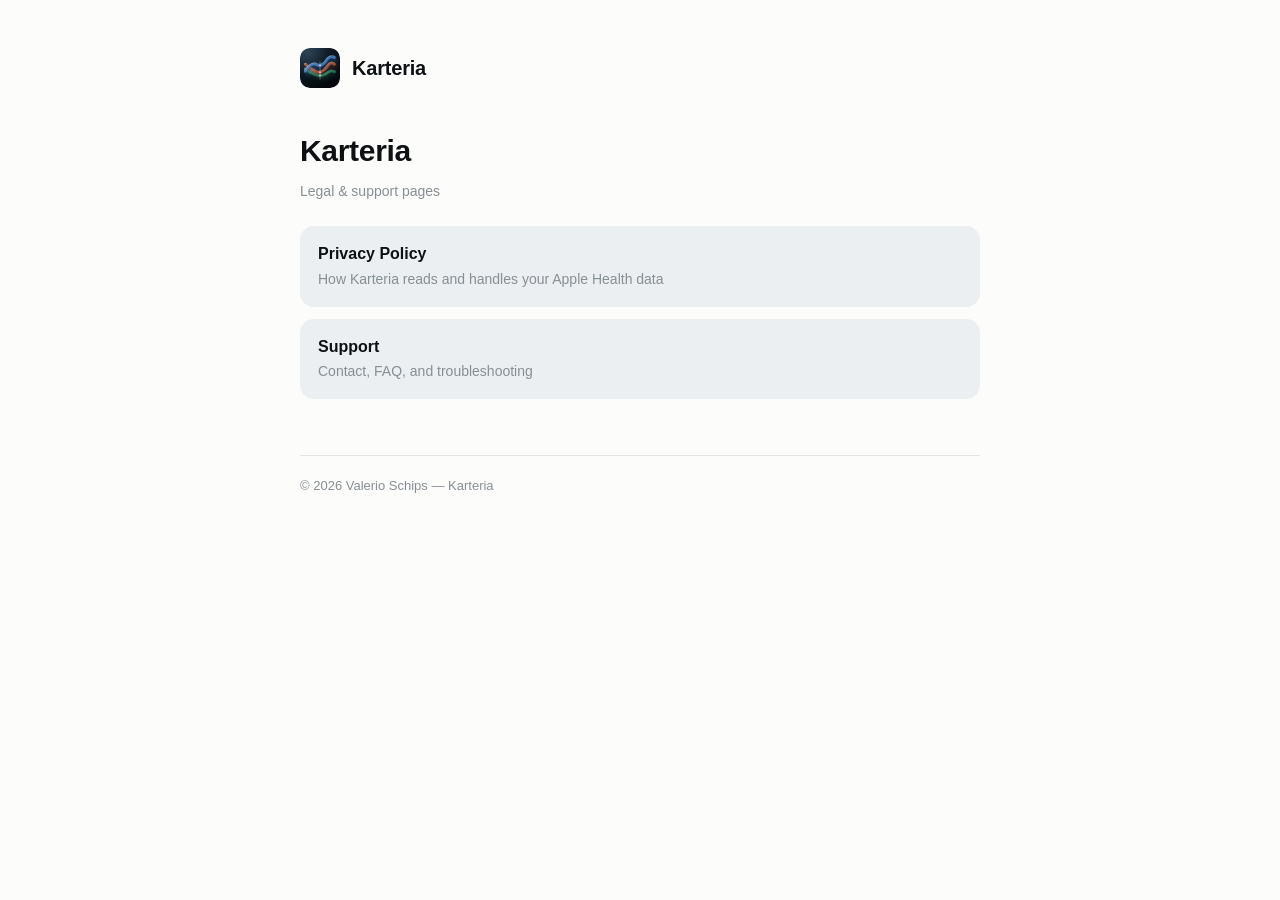
<file: index.html>
<!doctype html>
<html lang="en">
<head>
<meta charset="utf-8">
<meta name="viewport" content="width=device-width, initial-scale=1">
<title>Karteria</title>
<link rel="icon" type="image/png" href="assets/app-icon.png">
<link rel="stylesheet" href="assets/style.css">
</head>
<body>
<div class="page">
  <a class="brand" href="index.html">
    <img class="brand-mark" src="assets/app-icon.png" alt="">
    <span class="brand-name">Karteria</span>
  </a>

  <h1>Karteria</h1>
  <p class="meta">Legal &amp; support pages</p>

  <div class="index-links">
    <a class="index-link" href="privacy-policy.html">
      <div class="title">Privacy Policy</div>
      <div class="sub">How Karteria reads and handles your Apple Health data</div>
    </a>
    <a class="index-link" href="support.html">
      <div class="title">Support</div>
      <div class="sub">Contact, FAQ, and troubleshooting</div>
    </a>
  </div>

  <footer>
    &copy; 2026 Valerio Schips — Karteria
  </footer>
</div>
</body>
</html>
</file>
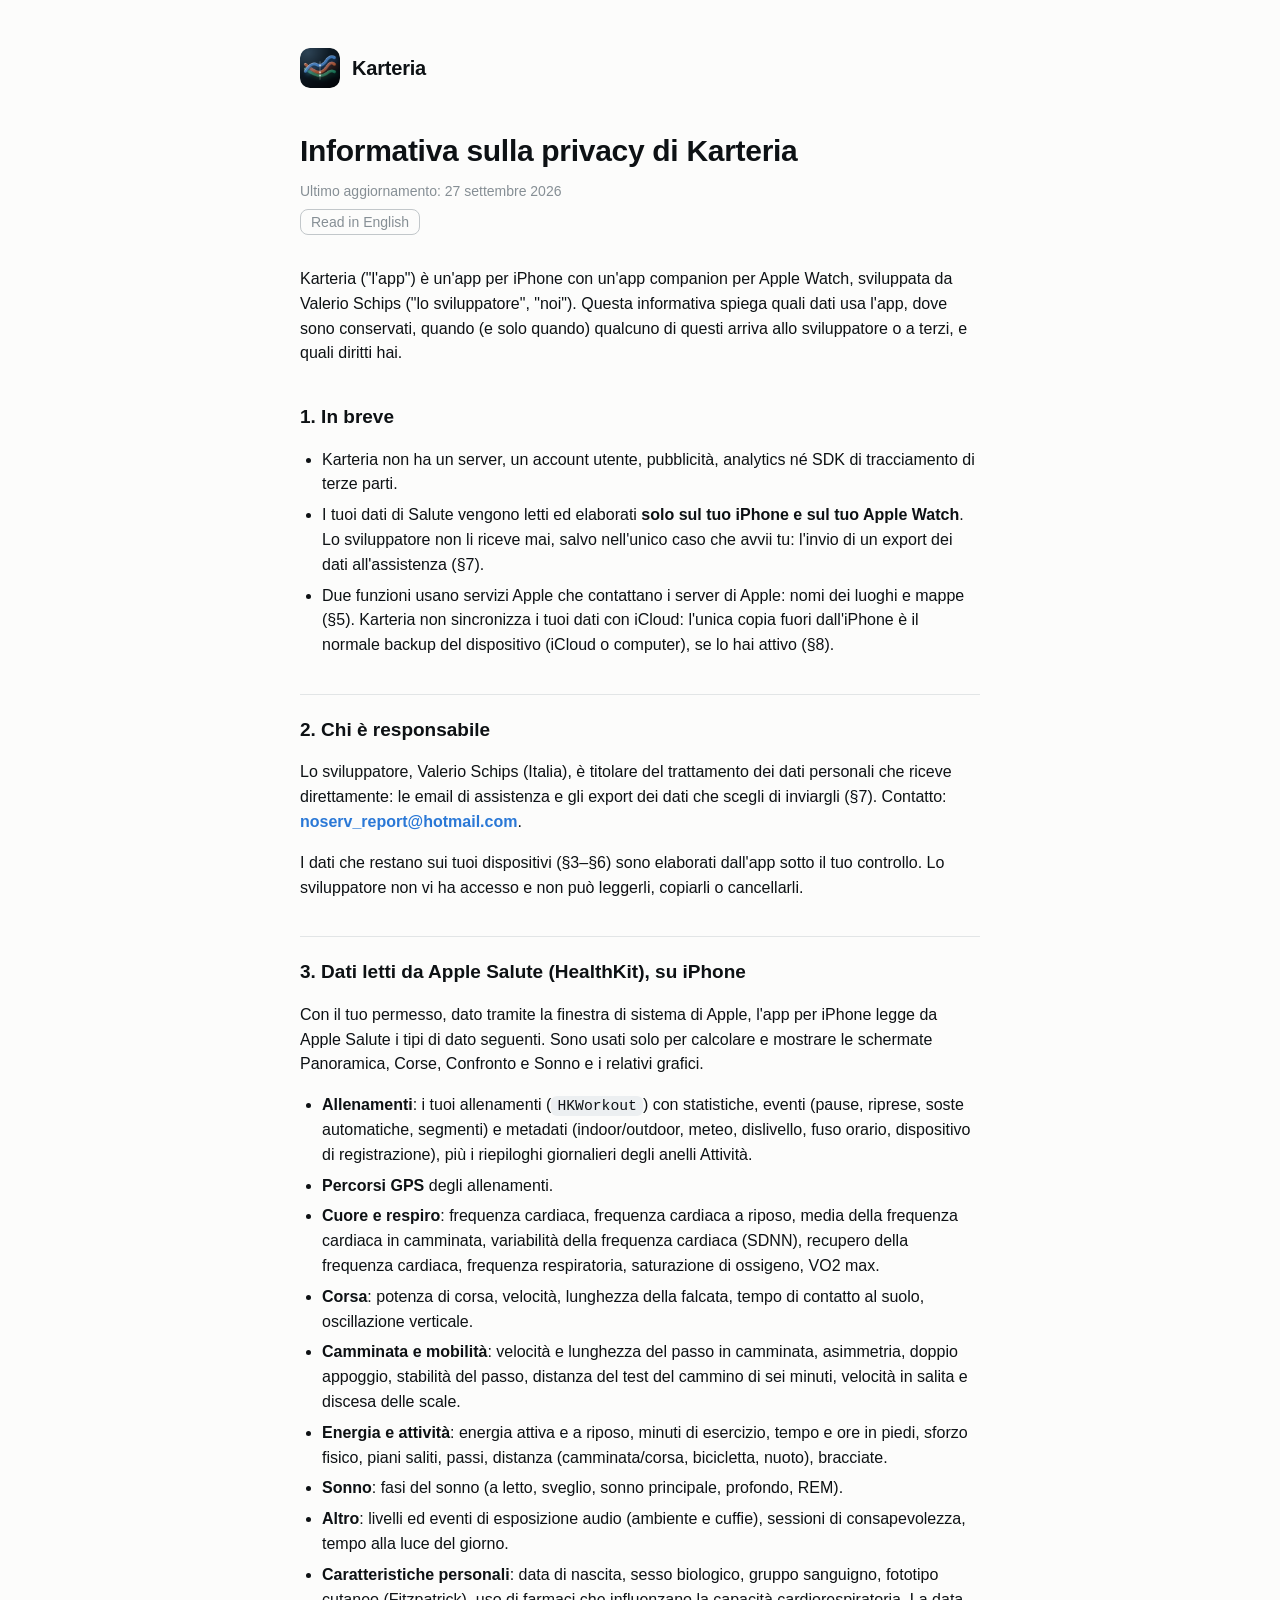
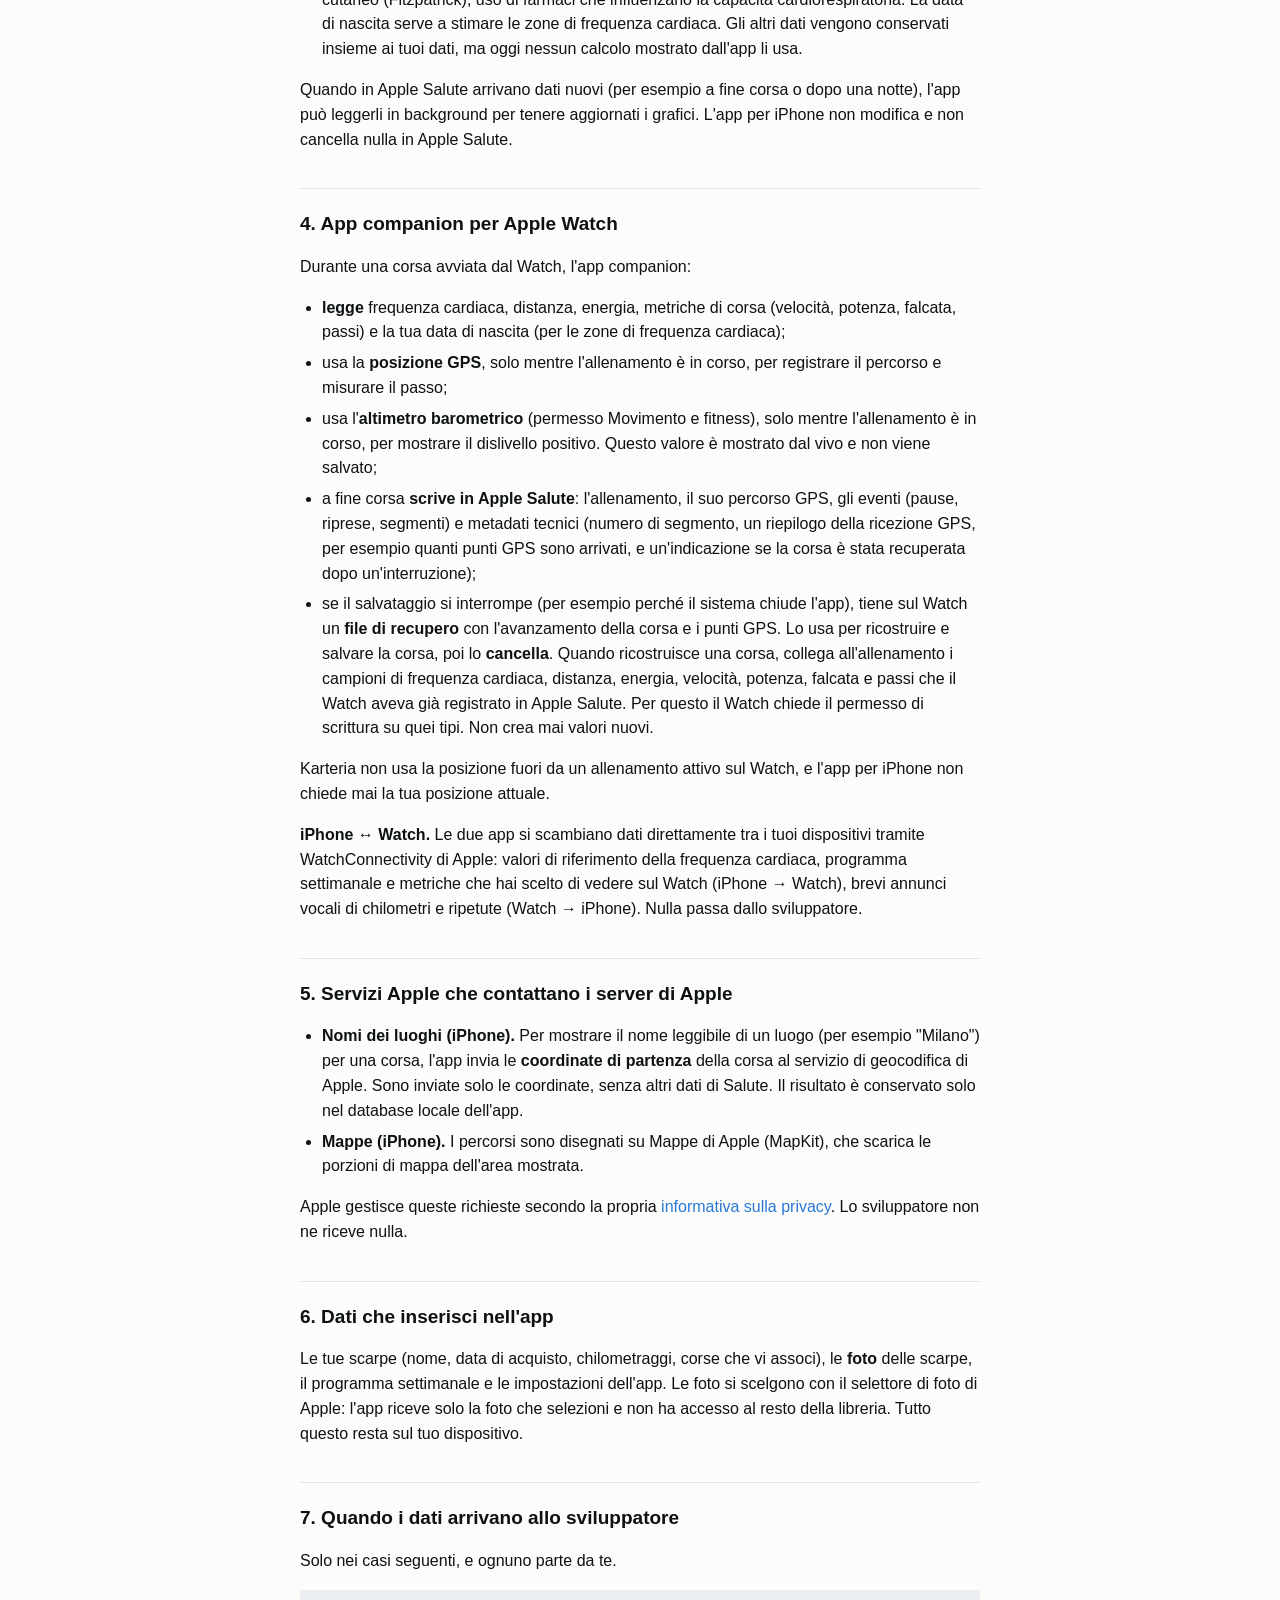
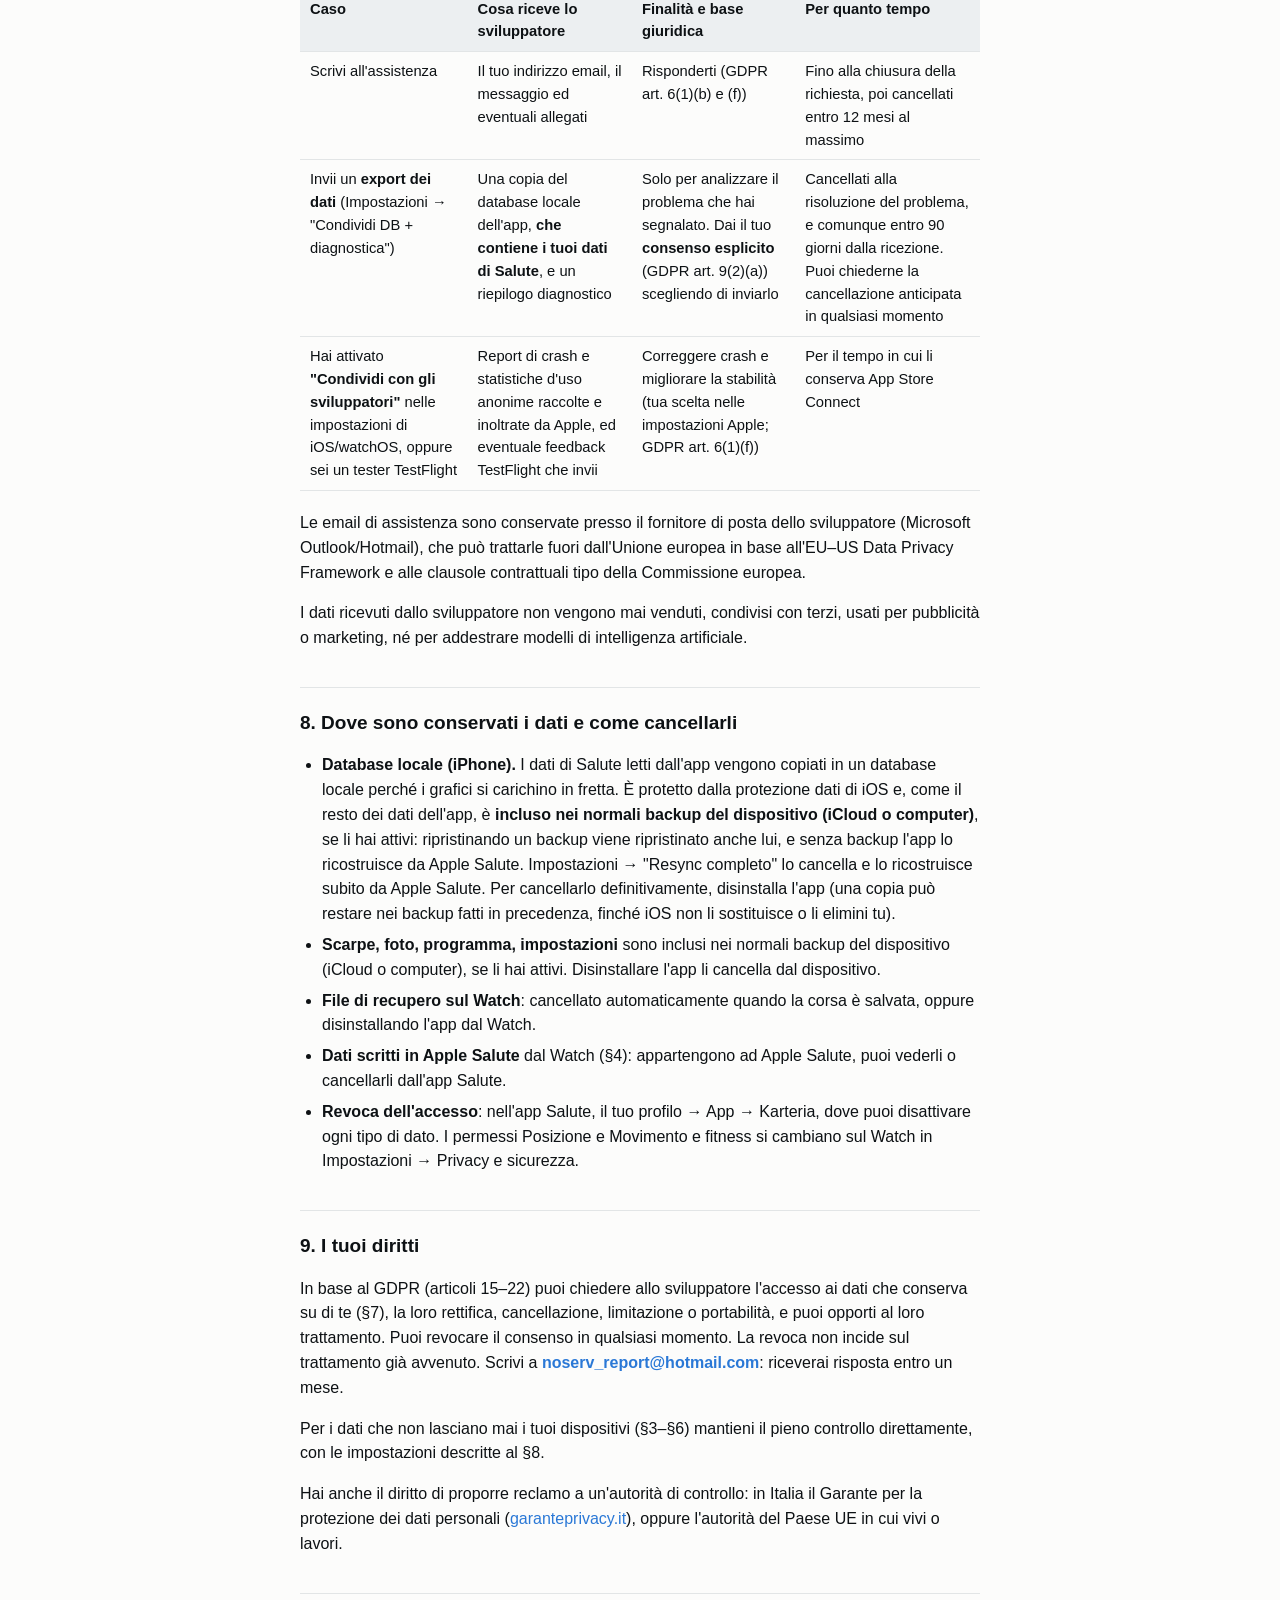
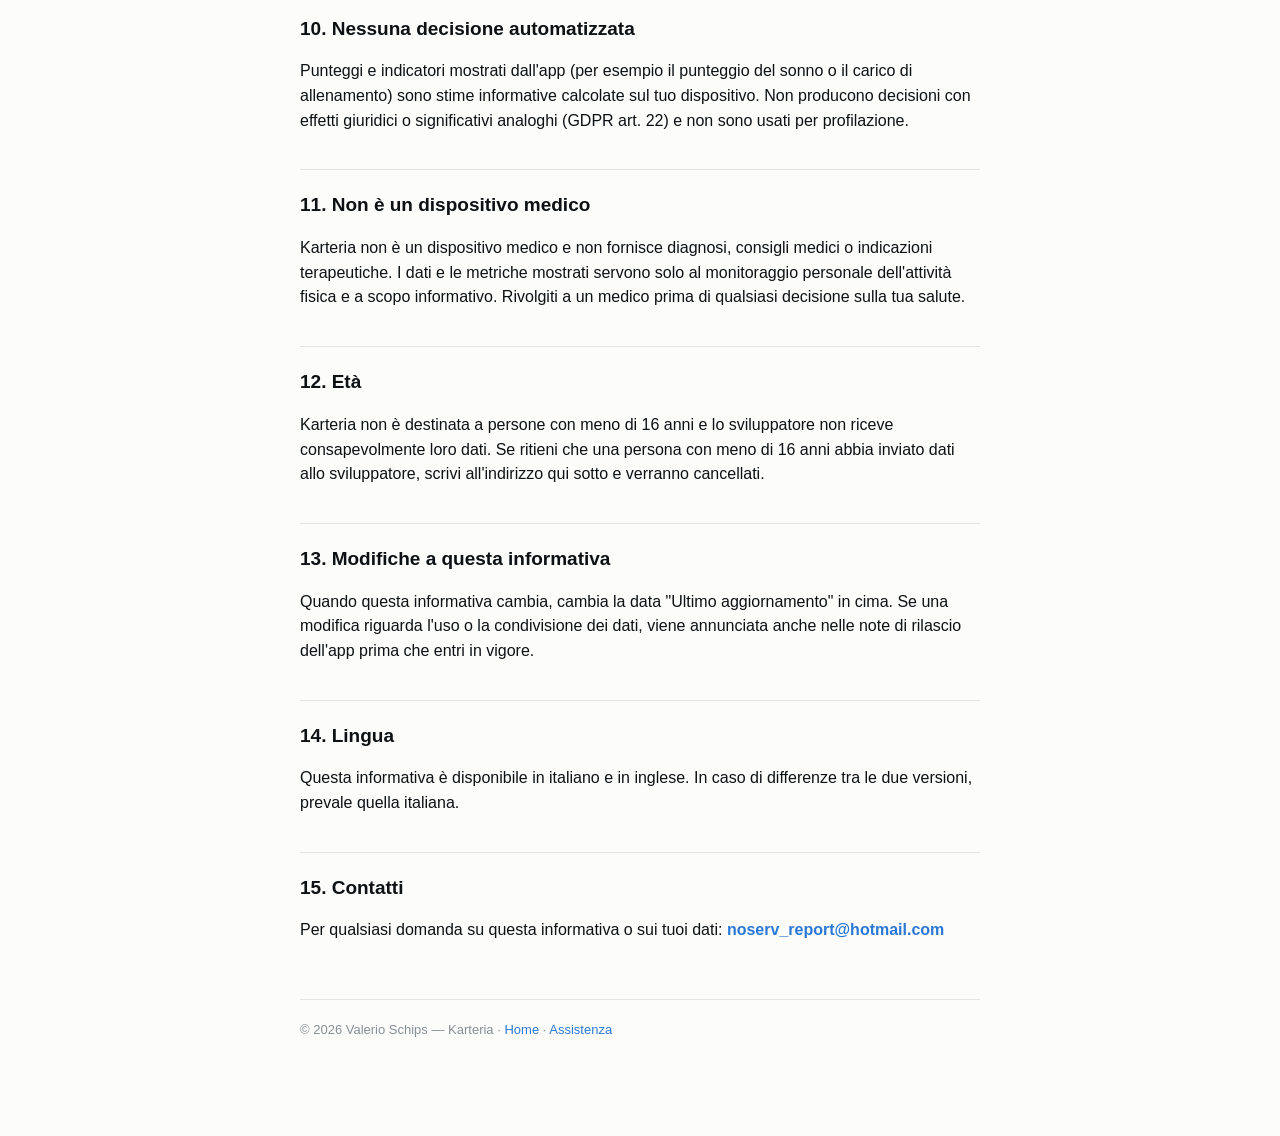
<file: privacy-policy-it.html>
<!doctype html>
<html lang="it">
<head>
<meta charset="utf-8">
<meta name="viewport" content="width=device-width, initial-scale=1">
<title>Informativa sulla privacy — Karteria</title>
<link rel="icon" type="image/png" href="assets/app-icon.png">
<link rel="stylesheet" href="assets/style.css">
</head>
<body>
<div class="page">
  <a class="brand" href="index.html">
    <img class="brand-mark" src="assets/app-icon.png" alt="">
    <span class="brand-name">Karteria</span>
  </a>

  <h1>Informativa sulla privacy di Karteria</h1>
  <p class="meta">Ultimo aggiornamento: 27 settembre 2026</p>
  <div class="lang-switch"><a href="privacy-policy.html">Read in English</a></div>

  <p>Karteria ("l'app") è un'app per iPhone con un'app companion per Apple Watch, sviluppata da Valerio Schips ("lo sviluppatore", "noi"). Questa informativa spiega quali dati usa l'app, dove sono conservati, quando (e solo quando) qualcuno di questi arriva allo sviluppatore o a terzi, e quali diritti hai.</p>
  <h2>1. In breve</h2>
  <ul>
    <li>Karteria non ha un server, un account utente, pubblicità, analytics né SDK di tracciamento di terze parti.</li>
    <li>I tuoi dati di Salute vengono letti ed elaborati <strong>solo sul tuo iPhone e sul tuo Apple Watch</strong>. Lo sviluppatore non li riceve mai, salvo nell'unico caso che avvii tu: l'invio di un export dei dati all'assistenza (§7).</li>
    <li>Due funzioni usano servizi Apple che contattano i server di Apple: nomi dei luoghi e mappe (§5). Karteria non sincronizza i tuoi dati con iCloud: l'unica copia fuori dall'iPhone è il normale backup del dispositivo (iCloud o computer), se lo hai attivo (§8).</li>
  </ul>
  <h2>2. Chi è responsabile</h2>
  <p>Lo sviluppatore, Valerio Schips (Italia), è titolare del trattamento dei dati personali che riceve direttamente: le email di assistenza e gli export dei dati che scegli di inviargli (§7). Contatto: <strong><a href="mailto:noserv_report@hotmail.com">noserv_report@hotmail.com</a></strong>.</p>
  <p>I dati che restano sui tuoi dispositivi (§3–§6) sono elaborati dall'app sotto il tuo controllo. Lo sviluppatore non vi ha accesso e non può leggerli, copiarli o cancellarli.</p>
  <h2>3. Dati letti da Apple Salute (HealthKit), su iPhone</h2>
  <p>Con il tuo permesso, dato tramite la finestra di sistema di Apple, l'app per iPhone legge da Apple Salute i tipi di dato seguenti. Sono usati solo per calcolare e mostrare le schermate Panoramica, Corse, Confronto e Sonno e i relativi grafici.</p>
  <ul>
    <li><strong>Allenamenti</strong>: i tuoi allenamenti (<code>HKWorkout</code>) con statistiche, eventi (pause, riprese, soste automatiche, segmenti) e metadati (indoor/outdoor, meteo, dislivello, fuso orario, dispositivo di registrazione), più i riepiloghi giornalieri degli anelli Attività.</li>
    <li><strong>Percorsi GPS</strong> degli allenamenti.</li>
    <li><strong>Cuore e respiro</strong>: frequenza cardiaca, frequenza cardiaca a riposo, media della frequenza cardiaca in camminata, variabilità della frequenza cardiaca (SDNN), recupero della frequenza cardiaca, frequenza respiratoria, saturazione di ossigeno, VO2 max.</li>
    <li><strong>Corsa</strong>: potenza di corsa, velocità, lunghezza della falcata, tempo di contatto al suolo, oscillazione verticale.</li>
    <li><strong>Camminata e mobilità</strong>: velocità e lunghezza del passo in camminata, asimmetria, doppio appoggio, stabilità del passo, distanza del test del cammino di sei minuti, velocità in salita e discesa delle scale.</li>
    <li><strong>Energia e attività</strong>: energia attiva e a riposo, minuti di esercizio, tempo e ore in piedi, sforzo fisico, piani saliti, passi, distanza (camminata/corsa, bicicletta, nuoto), bracciate.</li>
    <li><strong>Sonno</strong>: fasi del sonno (a letto, sveglio, sonno principale, profondo, REM).</li>
    <li><strong>Altro</strong>: livelli ed eventi di esposizione audio (ambiente e cuffie), sessioni di consapevolezza, tempo alla luce del giorno.</li>
    <li><strong>Caratteristiche personali</strong>: data di nascita, sesso biologico, gruppo sanguigno, fototipo cutaneo (Fitzpatrick), uso di farmaci che influenzano la capacità cardiorespiratoria. La data di nascita serve a stimare le zone di frequenza cardiaca. Gli altri dati vengono conservati insieme ai tuoi dati, ma oggi nessun calcolo mostrato dall'app li usa.</li>
  </ul>
  <p>Quando in Apple Salute arrivano dati nuovi (per esempio a fine corsa o dopo una notte), l'app può leggerli in background per tenere aggiornati i grafici. L'app per iPhone non modifica e non cancella nulla in Apple Salute.</p>
  <h2>4. App companion per Apple Watch</h2>
  <p>Durante una corsa avviata dal Watch, l'app companion:</p>
  <ul>
    <li><strong>legge</strong> frequenza cardiaca, distanza, energia, metriche di corsa (velocità, potenza, falcata, passi) e la tua data di nascita (per le zone di frequenza cardiaca);</li>
    <li>usa la <strong>posizione GPS</strong>, solo mentre l'allenamento è in corso, per registrare il percorso e misurare il passo;</li>
    <li>usa l'<strong>altimetro barometrico</strong> (permesso Movimento e fitness), solo mentre l'allenamento è in corso, per mostrare il dislivello positivo. Questo valore è mostrato dal vivo e non viene salvato;</li>
    <li>a fine corsa <strong>scrive in Apple Salute</strong>: l'allenamento, il suo percorso GPS, gli eventi (pause, riprese, segmenti) e metadati tecnici (numero di segmento, un riepilogo della ricezione GPS, per esempio quanti punti GPS sono arrivati, e un'indicazione se la corsa è stata recuperata dopo un'interruzione);</li>
    <li>se il salvataggio si interrompe (per esempio perché il sistema chiude l'app), tiene sul Watch un <strong>file di recupero</strong> con l'avanzamento della corsa e i punti GPS. Lo usa per ricostruire e salvare la corsa, poi lo <strong>cancella</strong>. Quando ricostruisce una corsa, collega all'allenamento i campioni di frequenza cardiaca, distanza, energia, velocità, potenza, falcata e passi che il Watch aveva già registrato in Apple Salute. Per questo il Watch chiede il permesso di scrittura su quei tipi. Non crea mai valori nuovi.</li>
  </ul>
  <p>Karteria non usa la posizione fuori da un allenamento attivo sul Watch, e l'app per iPhone non chiede mai la tua posizione attuale.</p>
  <p><strong>iPhone ↔ Watch.</strong> Le due app si scambiano dati direttamente tra i tuoi dispositivi tramite WatchConnectivity di Apple: valori di riferimento della frequenza cardiaca, programma settimanale e metriche che hai scelto di vedere sul Watch (iPhone → Watch), brevi annunci vocali di chilometri e ripetute (Watch → iPhone). Nulla passa dallo sviluppatore.</p>
  <h2>5. Servizi Apple che contattano i server di Apple</h2>
  <ul>
    <li><strong>Nomi dei luoghi (iPhone).</strong> Per mostrare il nome leggibile di un luogo (per esempio "Milano") per una corsa, l'app invia le <strong>coordinate di partenza</strong> della corsa al servizio di geocodifica di Apple. Sono inviate solo le coordinate, senza altri dati di Salute. Il risultato è conservato solo nel database locale dell'app.</li>
    <li><strong>Mappe (iPhone).</strong> I percorsi sono disegnati su Mappe di Apple (MapKit), che scarica le porzioni di mappa dell'area mostrata.</li>
  </ul>
  <p>Apple gestisce queste richieste secondo la propria <a href="https://www.apple.com/it/legal/privacy/">informativa sulla privacy</a>. Lo sviluppatore non ne riceve nulla.</p>
  <h2>6. Dati che inserisci nell'app</h2>
  <p>Le tue scarpe (nome, data di acquisto, chilometraggi, corse che vi associ), le <strong>foto</strong> delle scarpe, il programma settimanale e le impostazioni dell'app. Le foto si scelgono con il selettore di foto di Apple: l'app riceve solo la foto che selezioni e non ha accesso al resto della libreria. Tutto questo resta sul tuo dispositivo.</p>
  <h2>7. Quando i dati arrivano allo sviluppatore</h2>
  <p>Solo nei casi seguenti, e ognuno parte da te.</p>
  <div class="table-wrap"><table>
    <thead><tr><th>Caso</th><th>Cosa riceve lo sviluppatore</th><th>Finalità e base giuridica</th><th>Per quanto tempo</th></tr></thead>
    <tbody>
      <tr><td>Scrivi all'assistenza</td><td>Il tuo indirizzo email, il messaggio ed eventuali allegati</td><td>Risponderti (GDPR art. 6(1)(b) e (f))</td><td>Fino alla chiusura della richiesta, poi cancellati entro 12 mesi al massimo</td></tr>
      <tr><td>Invii un <strong>export dei dati</strong> (Impostazioni → "Condividi DB + diagnostica")</td><td>Una copia del database locale dell'app, <strong>che contiene i tuoi dati di Salute</strong>, e un riepilogo diagnostico</td><td>Solo per analizzare il problema che hai segnalato. Dai il tuo <strong>consenso esplicito</strong> (GDPR art. 9(2)(a)) scegliendo di inviarlo</td><td>Cancellati alla risoluzione del problema, e comunque entro 90 giorni dalla ricezione. Puoi chiederne la cancellazione anticipata in qualsiasi momento</td></tr>
      <tr><td>Hai attivato <strong>"Condividi con gli sviluppatori"</strong> nelle impostazioni di iOS/watchOS, oppure sei un tester TestFlight</td><td>Report di crash e statistiche d'uso anonime raccolte e inoltrate da Apple, ed eventuale feedback TestFlight che invii</td><td>Correggere crash e migliorare la stabilità (tua scelta nelle impostazioni Apple; GDPR art. 6(1)(f))</td><td>Per il tempo in cui li conserva App Store Connect</td></tr>
    </tbody>
  </table></div>
  <p>Le email di assistenza sono conservate presso il fornitore di posta dello sviluppatore (Microsoft Outlook/Hotmail), che può trattarle fuori dall'Unione europea in base all'EU–US Data Privacy Framework e alle clausole contrattuali tipo della Commissione europea.</p>
  <p>I dati ricevuti dallo sviluppatore non vengono mai venduti, condivisi con terzi, usati per pubblicità o marketing, né per addestrare modelli di intelligenza artificiale.</p>
  <h2>8. Dove sono conservati i dati e come cancellarli</h2>
  <ul>
    <li><strong>Database locale (iPhone).</strong> I dati di Salute letti dall'app vengono copiati in un database locale perché i grafici si carichino in fretta. È protetto dalla protezione dati di iOS e, come il resto dei dati dell'app, è <strong>incluso nei normali backup del dispositivo (iCloud o computer)</strong>, se li hai attivi: ripristinando un backup viene ripristinato anche lui, e senza backup l'app lo ricostruisce da Apple Salute. Impostazioni → "Resync completo" lo cancella e lo ricostruisce subito da Apple Salute. Per cancellarlo definitivamente, disinstalla l'app (una copia può restare nei backup fatti in precedenza, finché iOS non li sostituisce o li elimini tu).</li>
    <li><strong>Scarpe, foto, programma, impostazioni</strong> sono inclusi nei normali backup del dispositivo (iCloud o computer), se li hai attivi. Disinstallare l'app li cancella dal dispositivo.</li>
    <li><strong>File di recupero sul Watch</strong>: cancellato automaticamente quando la corsa è salvata, oppure disinstallando l'app dal Watch.</li>
    <li><strong>Dati scritti in Apple Salute</strong> dal Watch (§4): appartengono ad Apple Salute, puoi vederli o cancellarli dall'app Salute.</li>
    <li><strong>Revoca dell'accesso</strong>: nell'app Salute, il tuo profilo → App → Karteria, dove puoi disattivare ogni tipo di dato. I permessi Posizione e Movimento e fitness si cambiano sul Watch in Impostazioni → Privacy e sicurezza.</li>
  </ul>
  <h2>9. I tuoi diritti</h2>
  <p>In base al GDPR (articoli 15–22) puoi chiedere allo sviluppatore l'accesso ai dati che conserva su di te (§7), la loro rettifica, cancellazione, limitazione o portabilità, e puoi opporti al loro trattamento. Puoi revocare il consenso in qualsiasi momento. La revoca non incide sul trattamento già avvenuto. Scrivi a <strong><a href="mailto:noserv_report@hotmail.com">noserv_report@hotmail.com</a></strong>: riceverai risposta entro un mese.</p>
  <p>Per i dati che non lasciano mai i tuoi dispositivi (§3–§6) mantieni il pieno controllo direttamente, con le impostazioni descritte al §8.</p>
  <p>Hai anche il diritto di proporre reclamo a un'autorità di controllo: in Italia il Garante per la protezione dei dati personali (<a href="https://www.garanteprivacy.it">garanteprivacy.it</a>), oppure l'autorità del Paese UE in cui vivi o lavori.</p>
  <h2>10. Nessuna decisione automatizzata</h2>
  <p>Punteggi e indicatori mostrati dall'app (per esempio il punteggio del sonno o il carico di allenamento) sono stime informative calcolate sul tuo dispositivo. Non producono decisioni con effetti giuridici o significativi analoghi (GDPR art. 22) e non sono usati per profilazione.</p>
  <h2>11. Non è un dispositivo medico</h2>
  <p>Karteria non è un dispositivo medico e non fornisce diagnosi, consigli medici o indicazioni terapeutiche. I dati e le metriche mostrati servono solo al monitoraggio personale dell'attività fisica e a scopo informativo. Rivolgiti a un medico prima di qualsiasi decisione sulla tua salute.</p>
  <h2>12. Età</h2>
  <p>Karteria non è destinata a persone con meno di 16 anni e lo sviluppatore non riceve consapevolmente loro dati. Se ritieni che una persona con meno di 16 anni abbia inviato dati allo sviluppatore, scrivi all'indirizzo qui sotto e verranno cancellati.</p>
  <h2>13. Modifiche a questa informativa</h2>
  <p>Quando questa informativa cambia, cambia la data "Ultimo aggiornamento" in cima. Se una modifica riguarda l'uso o la condivisione dei dati, viene annunciata anche nelle note di rilascio dell'app prima che entri in vigore.</p>
  <h2>14. Lingua</h2>
  <p>Questa informativa è disponibile in italiano e in inglese. In caso di differenze tra le due versioni, prevale quella italiana.</p>
  <h2>15. Contatti</h2>
  <p>Per qualsiasi domanda su questa informativa o sui tuoi dati: <strong><a href="mailto:noserv_report@hotmail.com">noserv_report@hotmail.com</a></strong></p>

  <footer>
    &copy; 2026 Valerio Schips — Karteria · <a href="index.html">Home</a> · <a href="support-it.html">Assistenza</a>
  </footer>
</div>
</body>
</html>
</file>
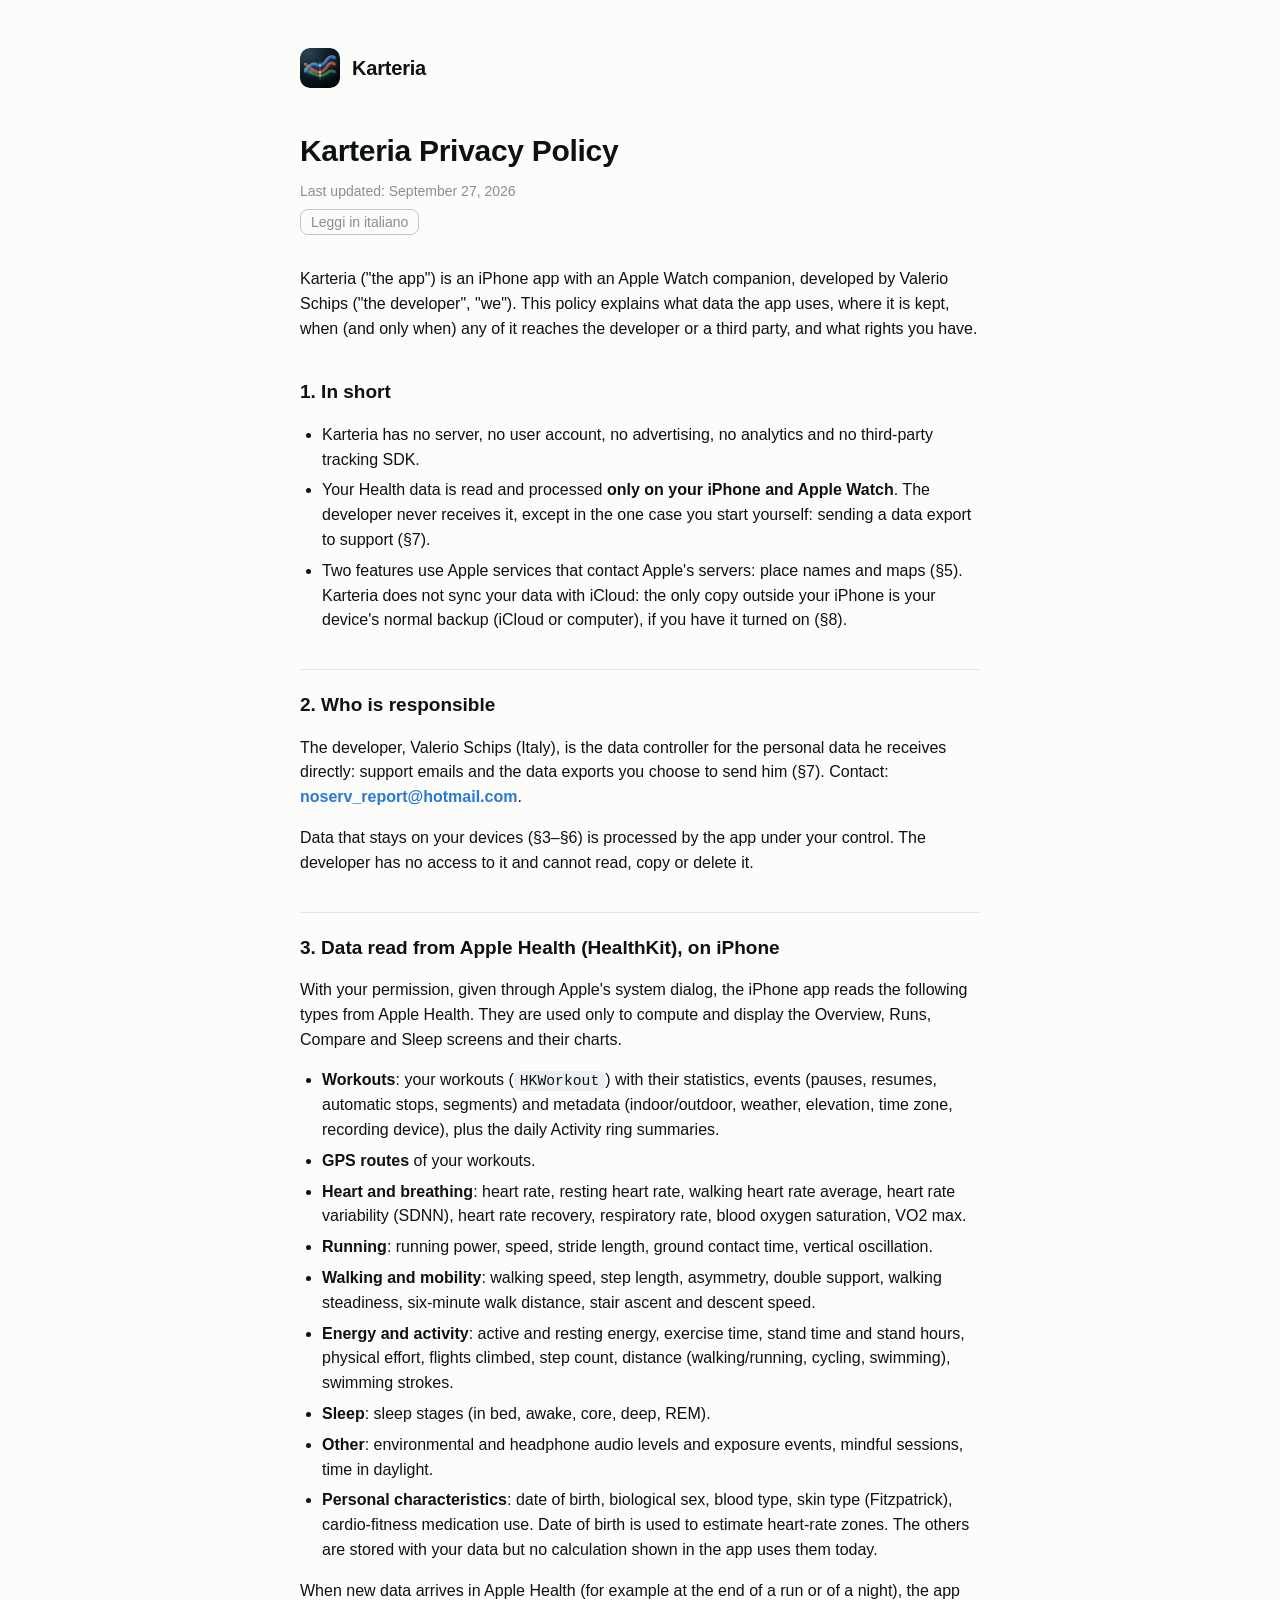
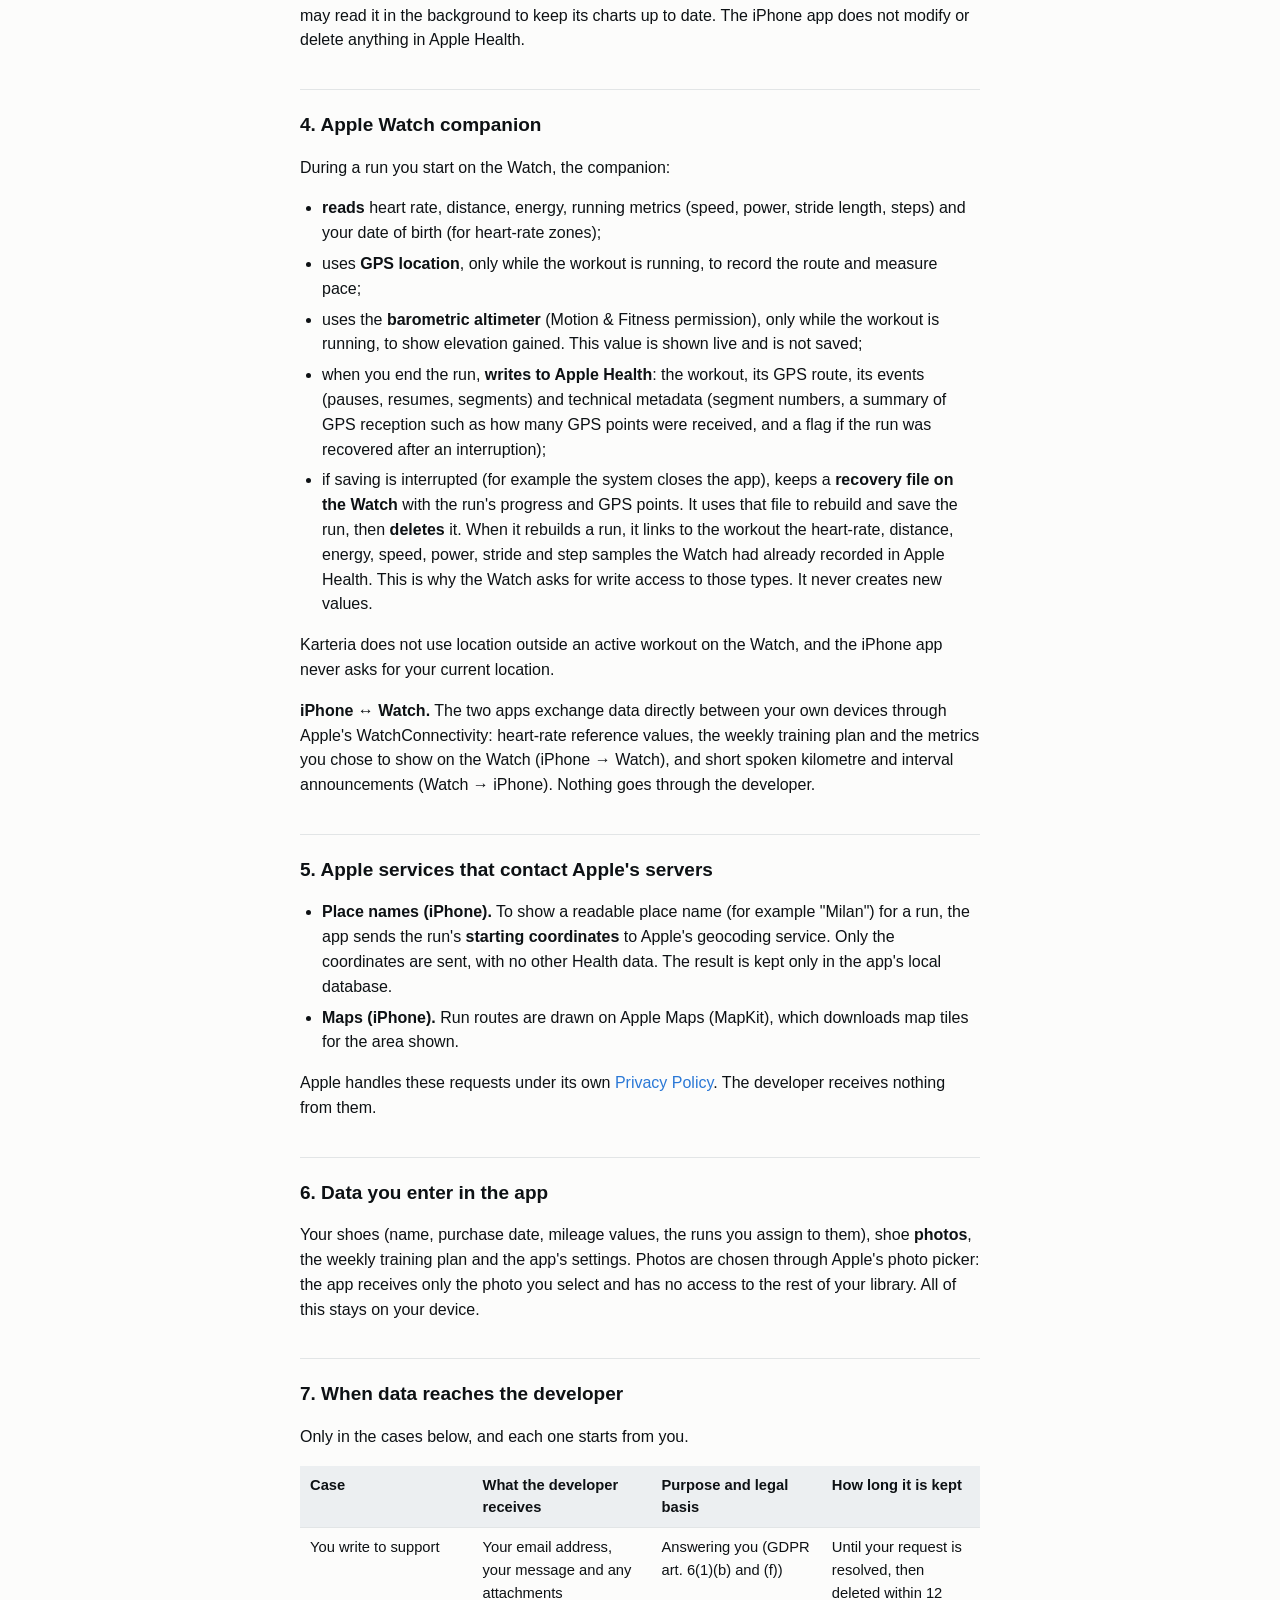
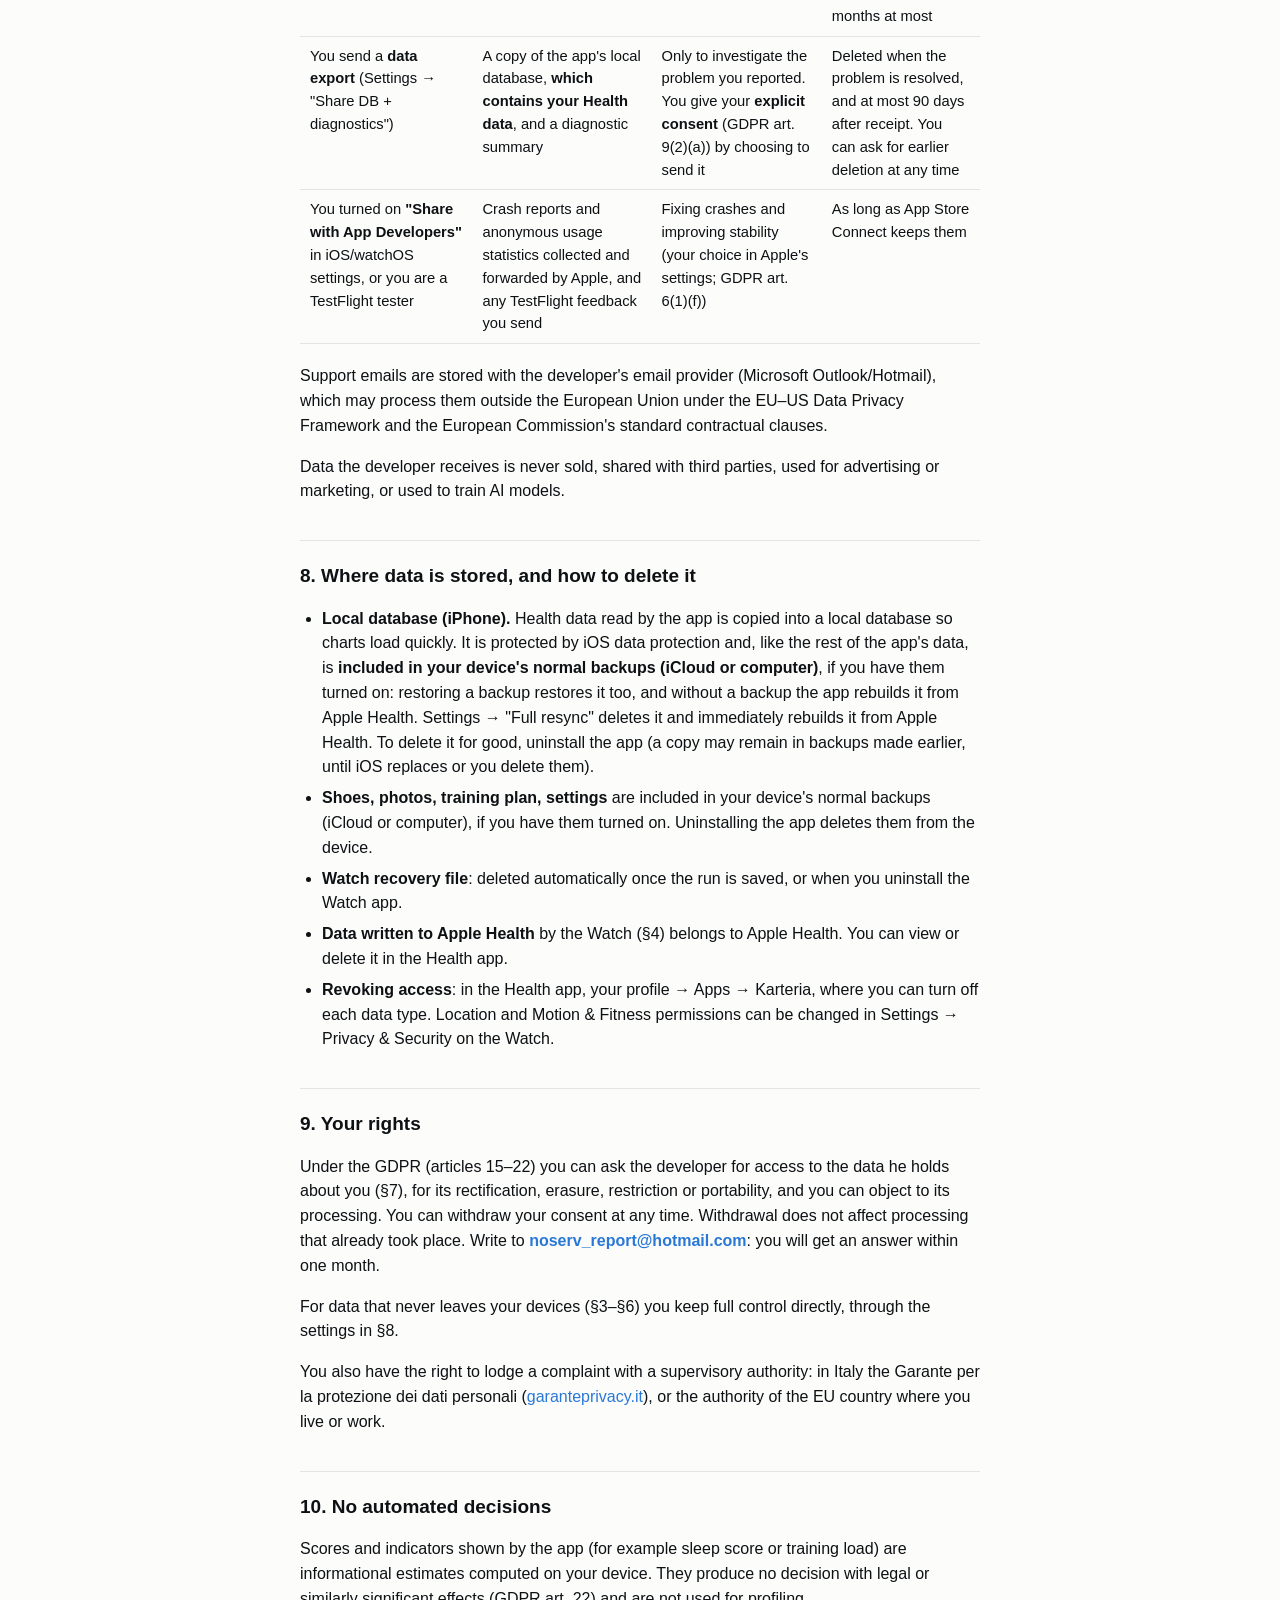
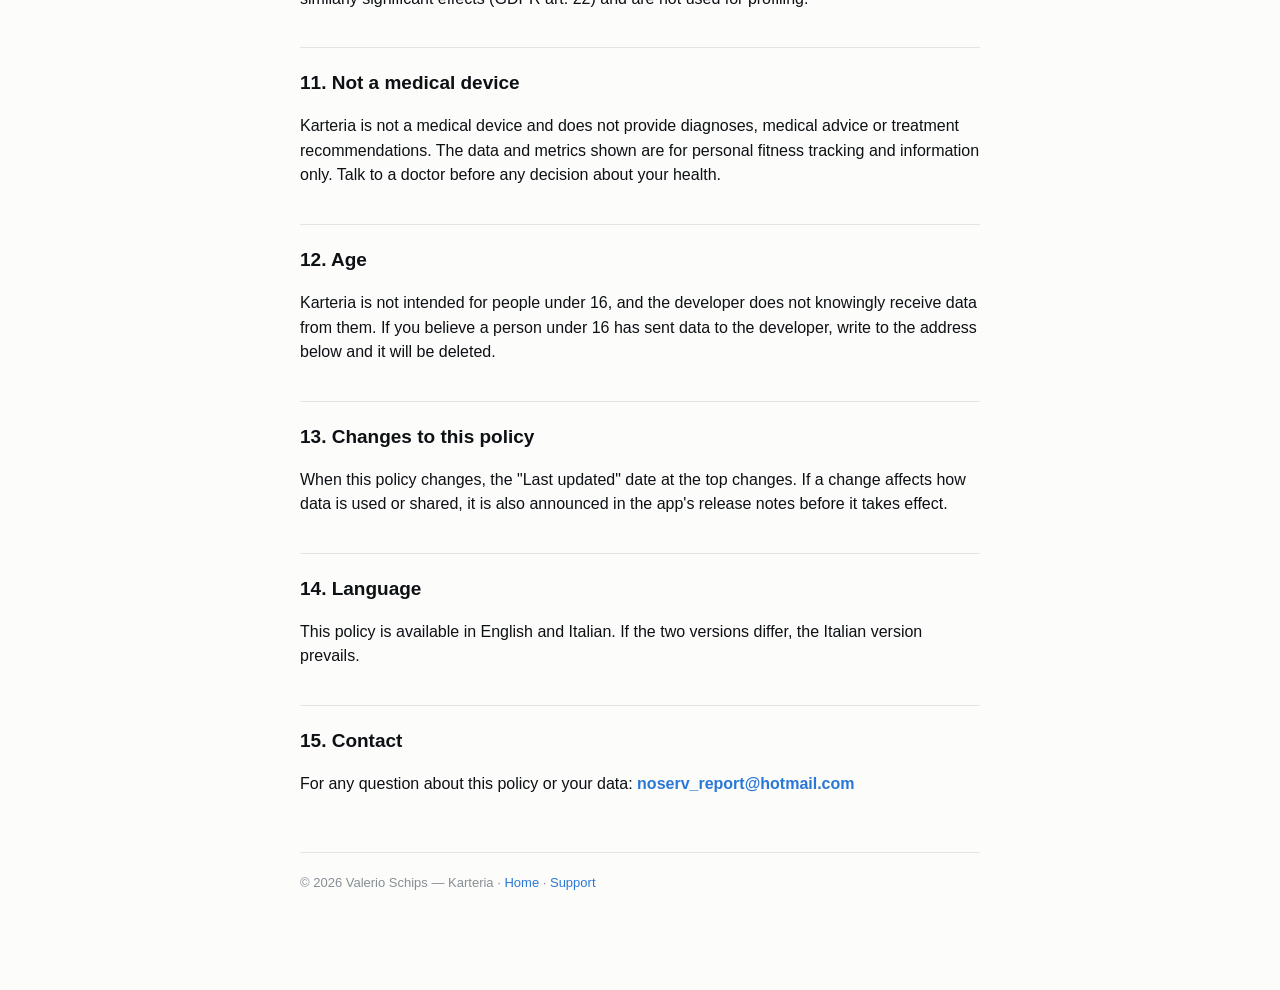
<file: privacy-policy.html>
<!doctype html>
<html lang="en">
<head>
<meta charset="utf-8">
<meta name="viewport" content="width=device-width, initial-scale=1">
<title>Privacy Policy — Karteria</title>
<link rel="icon" type="image/png" href="assets/app-icon.png">
<link rel="stylesheet" href="assets/style.css">
</head>
<body>
<div class="page">
  <a class="brand" href="index.html">
    <img class="brand-mark" src="assets/app-icon.png" alt="">
    <span class="brand-name">Karteria</span>
  </a>

  <h1>Karteria Privacy Policy</h1>
  <p class="meta">Last updated: September 27, 2026</p>
  <div class="lang-switch"><a href="privacy-policy-it.html">Leggi in italiano</a></div>

  <p>Karteria ("the app") is an iPhone app with an Apple Watch companion, developed by Valerio Schips ("the developer", "we"). This policy explains what data the app uses, where it is kept, when (and only when) any of it reaches the developer or a third party, and what rights you have.</p>
  <h2>1. In short</h2>
  <ul>
    <li>Karteria has no server, no user account, no advertising, no analytics and no third-party tracking SDK.</li>
    <li>Your Health data is read and processed <strong>only on your iPhone and Apple Watch</strong>. The developer never receives it, except in the one case you start yourself: sending a data export to support (§7).</li>
    <li>Two features use Apple services that contact Apple's servers: place names and maps (§5). Karteria does not sync your data with iCloud: the only copy outside your iPhone is your device's normal backup (iCloud or computer), if you have it turned on (§8).</li>
  </ul>
  <h2>2. Who is responsible</h2>
  <p>The developer, Valerio Schips (Italy), is the data controller for the personal data he receives directly: support emails and the data exports you choose to send him (§7). Contact: <strong><a href="mailto:noserv_report@hotmail.com">noserv_report@hotmail.com</a></strong>.</p>
  <p>Data that stays on your devices (§3–§6) is processed by the app under your control. The developer has no access to it and cannot read, copy or delete it.</p>
  <h2>3. Data read from Apple Health (HealthKit), on iPhone</h2>
  <p>With your permission, given through Apple's system dialog, the iPhone app reads the following types from Apple Health. They are used only to compute and display the Overview, Runs, Compare and Sleep screens and their charts.</p>
  <ul>
    <li><strong>Workouts</strong>: your workouts (<code>HKWorkout</code>) with their statistics, events (pauses, resumes, automatic stops, segments) and metadata (indoor/outdoor, weather, elevation, time zone, recording device), plus the daily Activity ring summaries.</li>
    <li><strong>GPS routes</strong> of your workouts.</li>
    <li><strong>Heart and breathing</strong>: heart rate, resting heart rate, walking heart rate average, heart rate variability (SDNN), heart rate recovery, respiratory rate, blood oxygen saturation, VO2 max.</li>
    <li><strong>Running</strong>: running power, speed, stride length, ground contact time, vertical oscillation.</li>
    <li><strong>Walking and mobility</strong>: walking speed, step length, asymmetry, double support, walking steadiness, six-minute walk distance, stair ascent and descent speed.</li>
    <li><strong>Energy and activity</strong>: active and resting energy, exercise time, stand time and stand hours, physical effort, flights climbed, step count, distance (walking/running, cycling, swimming), swimming strokes.</li>
    <li><strong>Sleep</strong>: sleep stages (in bed, awake, core, deep, REM).</li>
    <li><strong>Other</strong>: environmental and headphone audio levels and exposure events, mindful sessions, time in daylight.</li>
    <li><strong>Personal characteristics</strong>: date of birth, biological sex, blood type, skin type (Fitzpatrick), cardio-fitness medication use. Date of birth is used to estimate heart-rate zones. The others are stored with your data but no calculation shown in the app uses them today.</li>
  </ul>
  <p>When new data arrives in Apple Health (for example at the end of a run or of a night), the app may read it in the background to keep its charts up to date. The iPhone app does not modify or delete anything in Apple Health.</p>
  <h2>4. Apple Watch companion</h2>
  <p>During a run you start on the Watch, the companion:</p>
  <ul>
    <li><strong>reads</strong> heart rate, distance, energy, running metrics (speed, power, stride length, steps) and your date of birth (for heart-rate zones);</li>
    <li>uses <strong>GPS location</strong>, only while the workout is running, to record the route and measure pace;</li>
    <li>uses the <strong>barometric altimeter</strong> (Motion &amp; Fitness permission), only while the workout is running, to show elevation gained. This value is shown live and is not saved;</li>
    <li>when you end the run, <strong>writes to Apple Health</strong>: the workout, its GPS route, its events (pauses, resumes, segments) and technical metadata (segment numbers, a summary of GPS reception such as how many GPS points were received, and a flag if the run was recovered after an interruption);</li>
    <li>if saving is interrupted (for example the system closes the app), keeps a <strong>recovery file on the Watch</strong> with the run's progress and GPS points. It uses that file to rebuild and save the run, then <strong>deletes</strong> it. When it rebuilds a run, it links to the workout the heart-rate, distance, energy, speed, power, stride and step samples the Watch had already recorded in Apple Health. This is why the Watch asks for write access to those types. It never creates new values.</li>
  </ul>
  <p>Karteria does not use location outside an active workout on the Watch, and the iPhone app never asks for your current location.</p>
  <p><strong>iPhone ↔ Watch.</strong> The two apps exchange data directly between your own devices through Apple's WatchConnectivity: heart-rate reference values, the weekly training plan and the metrics you chose to show on the Watch (iPhone → Watch), and short spoken kilometre and interval announcements (Watch → iPhone). Nothing goes through the developer.</p>
  <h2>5. Apple services that contact Apple's servers</h2>
  <ul>
    <li><strong>Place names (iPhone).</strong> To show a readable place name (for example "Milan") for a run, the app sends the run's <strong>starting coordinates</strong> to Apple's geocoding service. Only the coordinates are sent, with no other Health data. The result is kept only in the app's local database.</li>
    <li><strong>Maps (iPhone).</strong> Run routes are drawn on Apple Maps (MapKit), which downloads map tiles for the area shown.</li>
  </ul>
  <p>Apple handles these requests under its own <a href="https://www.apple.com/legal/privacy/">Privacy Policy</a>. The developer receives nothing from them.</p>
  <h2>6. Data you enter in the app</h2>
  <p>Your shoes (name, purchase date, mileage values, the runs you assign to them), shoe <strong>photos</strong>, the weekly training plan and the app's settings. Photos are chosen through Apple's photo picker: the app receives only the photo you select and has no access to the rest of your library. All of this stays on your device.</p>
  <h2>7. When data reaches the developer</h2>
  <p>Only in the cases below, and each one starts from you.</p>
  <div class="table-wrap"><table>
    <thead><tr><th>Case</th><th>What the developer receives</th><th>Purpose and legal basis</th><th>How long it is kept</th></tr></thead>
    <tbody>
      <tr><td>You write to support</td><td>Your email address, your message and any attachments</td><td>Answering you (GDPR art. 6(1)(b) and (f))</td><td>Until your request is resolved, then deleted within 12 months at most</td></tr>
      <tr><td>You send a <strong>data export</strong> (Settings → "Share DB + diagnostics")</td><td>A copy of the app's local database, <strong>which contains your Health data</strong>, and a diagnostic summary</td><td>Only to investigate the problem you reported. You give your <strong>explicit consent</strong> (GDPR art. 9(2)(a)) by choosing to send it</td><td>Deleted when the problem is resolved, and at most 90 days after receipt. You can ask for earlier deletion at any time</td></tr>
      <tr><td>You turned on <strong>"Share with App Developers"</strong> in iOS/watchOS settings, or you are a TestFlight tester</td><td>Crash reports and anonymous usage statistics collected and forwarded by Apple, and any TestFlight feedback you send</td><td>Fixing crashes and improving stability (your choice in Apple's settings; GDPR art. 6(1)(f))</td><td>As long as App Store Connect keeps them</td></tr>
    </tbody>
  </table></div>
  <p>Support emails are stored with the developer's email provider (Microsoft Outlook/Hotmail), which may process them outside the European Union under the EU–US Data Privacy Framework and the European Commission's standard contractual clauses.</p>
  <p>Data the developer receives is never sold, shared with third parties, used for advertising or marketing, or used to train AI models.</p>
  <h2>8. Where data is stored, and how to delete it</h2>
  <ul>
    <li><strong>Local database (iPhone).</strong> Health data read by the app is copied into a local database so charts load quickly. It is protected by iOS data protection and, like the rest of the app's data, is <strong>included in your device's normal backups (iCloud or computer)</strong>, if you have them turned on: restoring a backup restores it too, and without a backup the app rebuilds it from Apple Health. Settings → "Full resync" deletes it and immediately rebuilds it from Apple Health. To delete it for good, uninstall the app (a copy may remain in backups made earlier, until iOS replaces or you delete them).</li>
    <li><strong>Shoes, photos, training plan, settings</strong> are included in your device's normal backups (iCloud or computer), if you have them turned on. Uninstalling the app deletes them from the device.</li>
    <li><strong>Watch recovery file</strong>: deleted automatically once the run is saved, or when you uninstall the Watch app.</li>
    <li><strong>Data written to Apple Health</strong> by the Watch (§4) belongs to Apple Health. You can view or delete it in the Health app.</li>
    <li><strong>Revoking access</strong>: in the Health app, your profile → Apps → Karteria, where you can turn off each data type. Location and Motion &amp; Fitness permissions can be changed in Settings → Privacy &amp; Security on the Watch.</li>
  </ul>
  <h2>9. Your rights</h2>
  <p>Under the GDPR (articles 15–22) you can ask the developer for access to the data he holds about you (§7), for its rectification, erasure, restriction or portability, and you can object to its processing. You can withdraw your consent at any time. Withdrawal does not affect processing that already took place. Write to <strong><a href="mailto:noserv_report@hotmail.com">noserv_report@hotmail.com</a></strong>: you will get an answer within one month.</p>
  <p>For data that never leaves your devices (§3–§6) you keep full control directly, through the settings in §8.</p>
  <p>You also have the right to lodge a complaint with a supervisory authority: in Italy the Garante per la protezione dei dati personali (<a href="https://www.garanteprivacy.it">garanteprivacy.it</a>), or the authority of the EU country where you live or work.</p>
  <h2>10. No automated decisions</h2>
  <p>Scores and indicators shown by the app (for example sleep score or training load) are informational estimates computed on your device. They produce no decision with legal or similarly significant effects (GDPR art. 22) and are not used for profiling.</p>
  <h2>11. Not a medical device</h2>
  <p>Karteria is not a medical device and does not provide diagnoses, medical advice or treatment recommendations. The data and metrics shown are for personal fitness tracking and information only. Talk to a doctor before any decision about your health.</p>
  <h2>12. Age</h2>
  <p>Karteria is not intended for people under 16, and the developer does not knowingly receive data from them. If you believe a person under 16 has sent data to the developer, write to the address below and it will be deleted.</p>
  <h2>13. Changes to this policy</h2>
  <p>When this policy changes, the "Last updated" date at the top changes. If a change affects how data is used or shared, it is also announced in the app's release notes before it takes effect.</p>
  <h2>14. Language</h2>
  <p>This policy is available in English and Italian. If the two versions differ, the Italian version prevails.</p>
  <h2>15. Contact</h2>
  <p>For any question about this policy or your data: <strong><a href="mailto:noserv_report@hotmail.com">noserv_report@hotmail.com</a></strong></p>

  <footer>
    &copy; 2026 Valerio Schips — Karteria · <a href="index.html">Home</a> · <a href="support.html">Support</a>
  </footer>
</div>
</body>
</html>
</file>
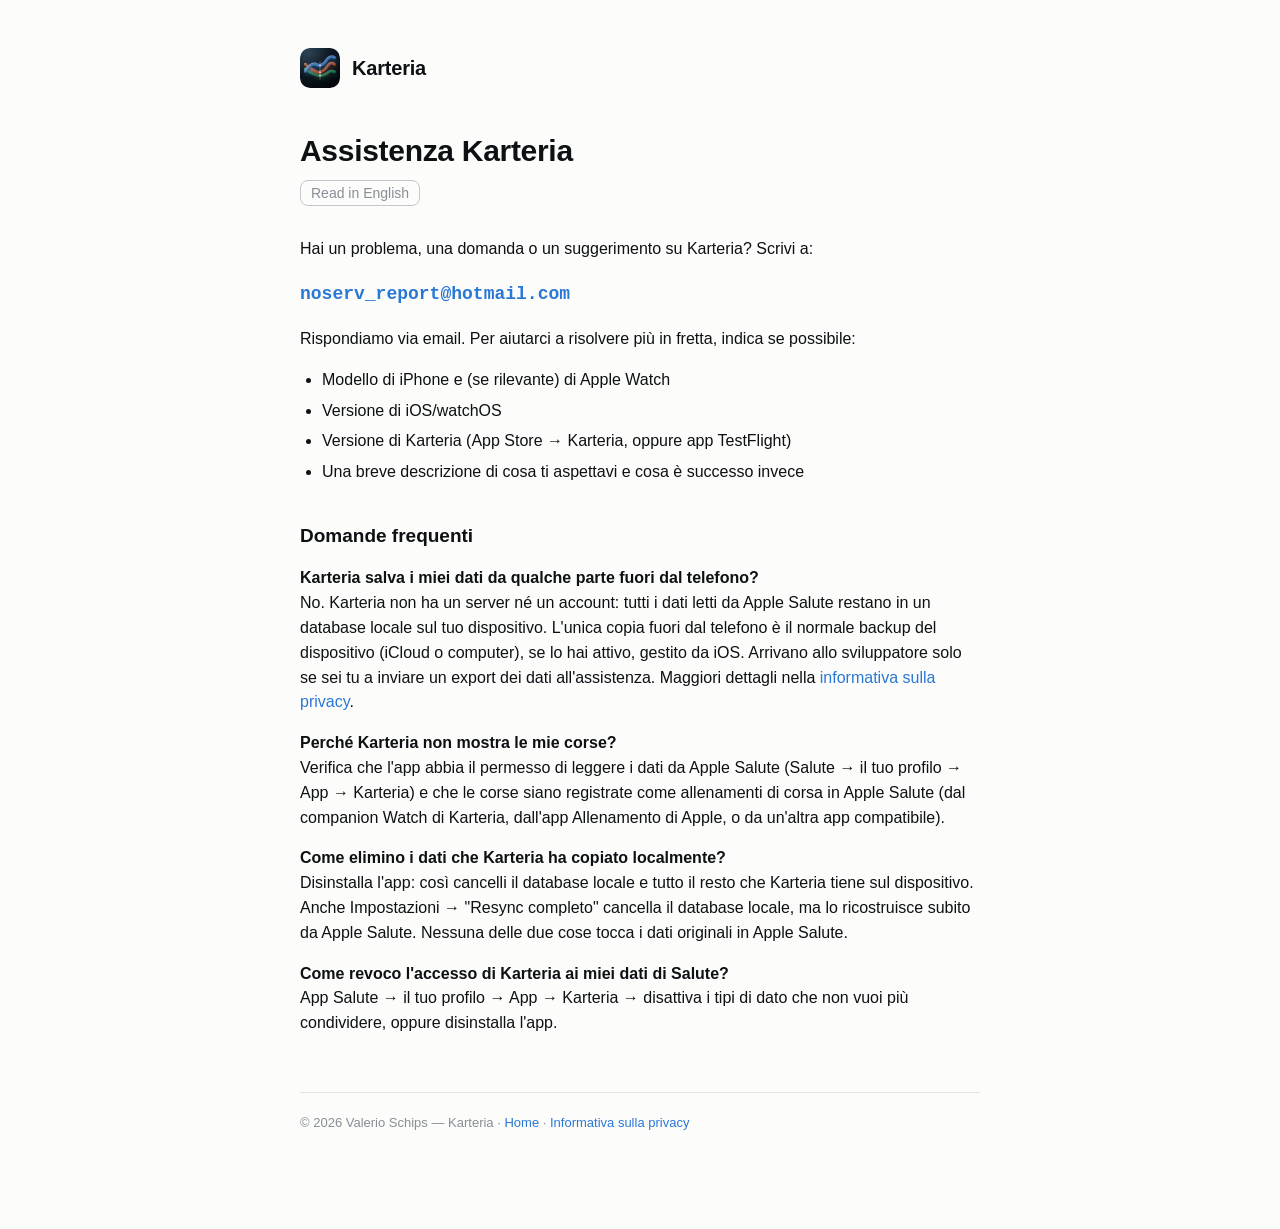
<file: support-it.html>
<!doctype html>
<html lang="it">
<head>
<meta charset="utf-8">
<meta name="viewport" content="width=device-width, initial-scale=1">
<title>Assistenza — Karteria</title>
<link rel="icon" type="image/png" href="assets/app-icon.png">
<link rel="stylesheet" href="assets/style.css">
</head>
<body>
<div class="page">
  <a class="brand" href="index.html">
    <img class="brand-mark" src="assets/app-icon.png" alt="">
    <span class="brand-name">Karteria</span>
  </a>

  <h1>Assistenza Karteria</h1>
  <div class="lang-switch"><a href="support.html">Read in English</a></div>

  <p>Hai un problema, una domanda o un suggerimento su Karteria? Scrivi a:</p>
  <p class="contact"><strong><a href="mailto:noserv_report@hotmail.com">noserv_report@hotmail.com</a></strong></p>
  <p>Rispondiamo via email. Per aiutarci a risolvere più in fretta, indica se possibile:</p>
  <ul>
    <li>Modello di iPhone e (se rilevante) di Apple Watch</li>
    <li>Versione di iOS/watchOS</li>
    <li>Versione di Karteria (App Store → Karteria, oppure app TestFlight)</li>
    <li>Una breve descrizione di cosa ti aspettavi e cosa è successo invece</li>
  </ul>
  <h2>Domande frequenti</h2>
  <p><strong>Karteria salva i miei dati da qualche parte fuori dal telefono?</strong><br>
  No. Karteria non ha un server né un account: tutti i dati letti da Apple Salute restano in un database locale sul tuo dispositivo. L'unica copia fuori dal telefono è il normale backup del dispositivo (iCloud o computer), se lo hai attivo, gestito da iOS. Arrivano allo sviluppatore solo se sei tu a inviare un export dei dati all'assistenza. Maggiori dettagli nella <a href="privacy-policy-it.html">informativa sulla privacy</a>.</p>
  <p><strong>Perché Karteria non mostra le mie corse?</strong><br>
  Verifica che l'app abbia il permesso di leggere i dati da Apple Salute (Salute → il tuo profilo → App → Karteria) e che le corse siano registrate come allenamenti di corsa in Apple Salute (dal companion Watch di Karteria, dall'app Allenamento di Apple, o da un'altra app compatibile).</p>
  <p><strong>Come elimino i dati che Karteria ha copiato localmente?</strong><br>
  Disinstalla l'app: così cancelli il database locale e tutto il resto che Karteria tiene sul dispositivo. Anche Impostazioni → "Resync completo" cancella il database locale, ma lo ricostruisce subito da Apple Salute. Nessuna delle due cose tocca i dati originali in Apple Salute.</p>
  <p><strong>Come revoco l'accesso di Karteria ai miei dati di Salute?</strong><br>
  App Salute → il tuo profilo → App → Karteria → disattiva i tipi di dato che non vuoi più condividere, oppure disinstalla l'app.</p>

  <footer>
    &copy; 2026 Valerio Schips — Karteria · <a href="index.html">Home</a> · <a href="privacy-policy-it.html">Informativa sulla privacy</a>
  </footer>
</div>
</body>
</html>
</file>
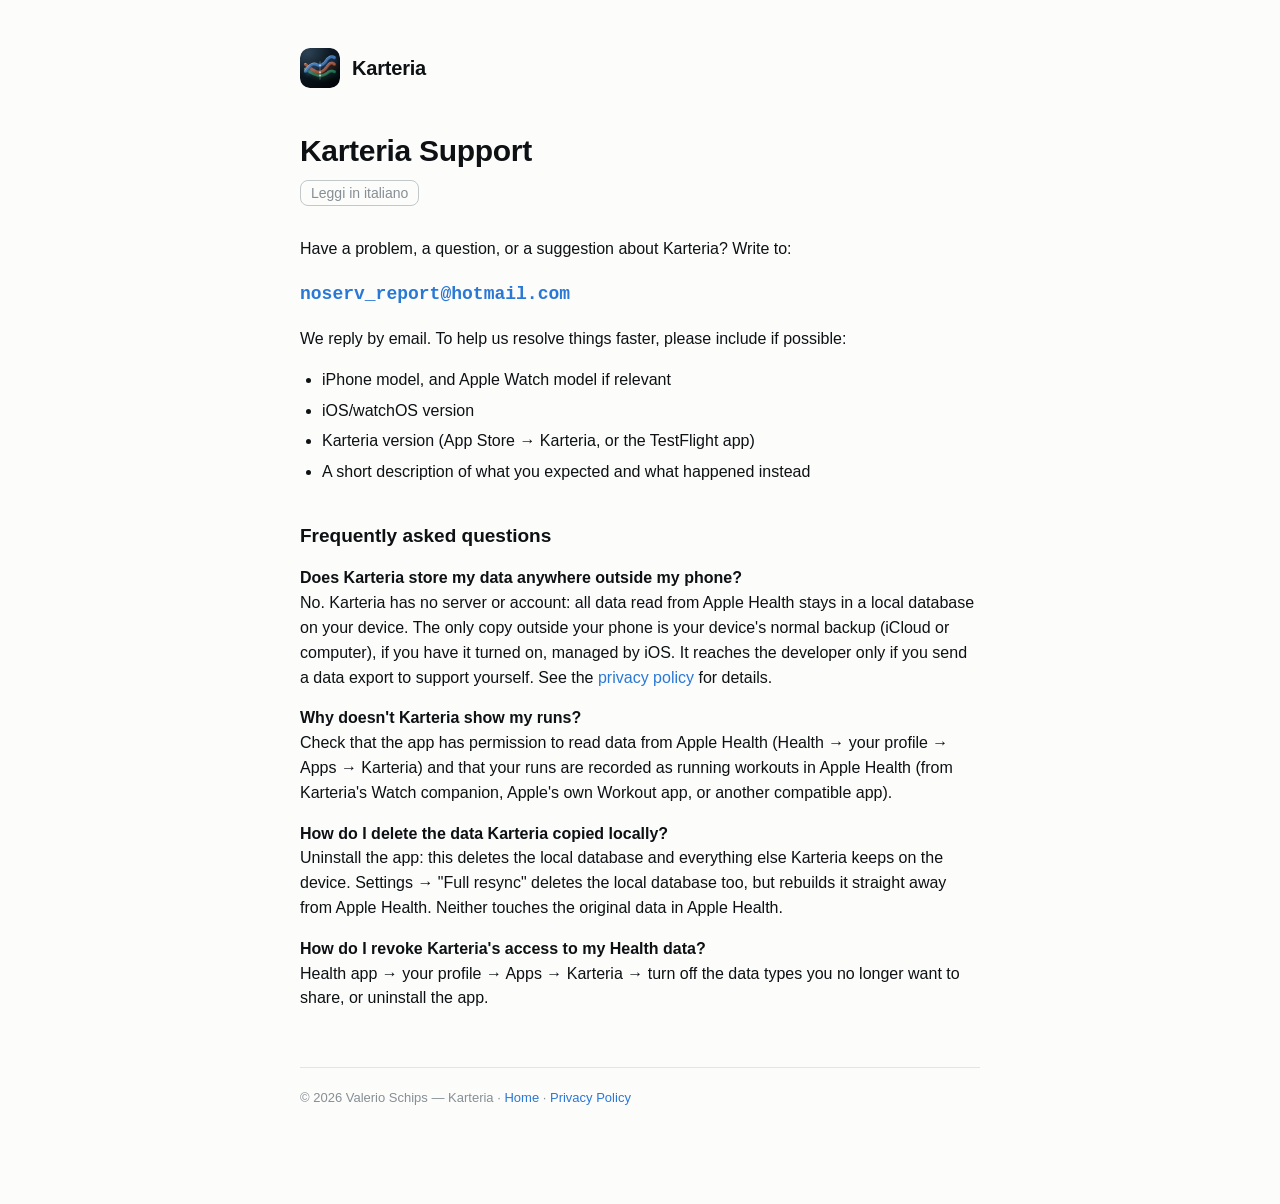
<file: support.html>
<!doctype html>
<html lang="en">
<head>
<meta charset="utf-8">
<meta name="viewport" content="width=device-width, initial-scale=1">
<title>Support — Karteria</title>
<link rel="icon" type="image/png" href="assets/app-icon.png">
<link rel="stylesheet" href="assets/style.css">
</head>
<body>
<div class="page">
  <a class="brand" href="index.html">
    <img class="brand-mark" src="assets/app-icon.png" alt="">
    <span class="brand-name">Karteria</span>
  </a>

  <h1>Karteria Support</h1>
  <div class="lang-switch"><a href="support-it.html">Leggi in italiano</a></div>

  <p>Have a problem, a question, or a suggestion about Karteria? Write to:</p>
  <p class="contact"><strong><a href="mailto:noserv_report@hotmail.com">noserv_report@hotmail.com</a></strong></p>
  <p>We reply by email. To help us resolve things faster, please include if possible:</p>
  <ul>
    <li>iPhone model, and Apple Watch model if relevant</li>
    <li>iOS/watchOS version</li>
    <li>Karteria version (App Store → Karteria, or the TestFlight app)</li>
    <li>A short description of what you expected and what happened instead</li>
  </ul>
  <h2>Frequently asked questions</h2>
  <p><strong>Does Karteria store my data anywhere outside my phone?</strong><br>
  No. Karteria has no server or account: all data read from Apple Health stays in a local database on your device. The only copy outside your phone is your device's normal backup (iCloud or computer), if you have it turned on, managed by iOS. It reaches the developer only if you send a data export to support yourself. See the <a href="privacy-policy.html">privacy policy</a> for details.</p>
  <p><strong>Why doesn't Karteria show my runs?</strong><br>
  Check that the app has permission to read data from Apple Health (Health → your profile → Apps → Karteria) and that your runs are recorded as running workouts in Apple Health (from Karteria's Watch companion, Apple's own Workout app, or another compatible app).</p>
  <p><strong>How do I delete the data Karteria copied locally?</strong><br>
  Uninstall the app: this deletes the local database and everything else Karteria keeps on the device. Settings → "Full resync" deletes the local database too, but rebuilds it straight away from Apple Health. Neither touches the original data in Apple Health.</p>
  <p><strong>How do I revoke Karteria's access to my Health data?</strong><br>
  Health app → your profile → Apps → Karteria → turn off the data types you no longer want to share, or uninstall the app.</p>

  <footer>
    &copy; 2026 Valerio Schips — Karteria · <a href="index.html">Home</a> · <a href="privacy-policy.html">Privacy Policy</a>
  </footer>
</div>
</body>
</html>
</file>
<file: assets/style.css>
:root {
  --surface: #FCFCFB;
  --surface-2: #ECEFF1;
  --ink: #0D1114;
  --ink-muted: #868F95;
  --grid: #E2E5E6;
  --axis: #C2C7CA;
  --blue: #2A78D6;
  --orange: #EB6834;
  --green: #1BAF7A;
  --max-width: 720px;
}

@media (prefers-color-scheme: dark) {
  :root {
    --surface: #1A1C1D;
    --surface-2: #232628;
    --ink: #F2F5F6;
    --ink-muted: #7D868C;
    --grid: #2C2F31;
    --axis: #3D4143;
    --blue: #3987E5;
    --orange: #D95926;
    --green: #199E70;
  }
}

* { box-sizing: border-box; }

html, body {
  margin: 0;
  padding: 0;
  background: var(--surface);
  color: var(--ink);
}

body {
  font-family: ui-rounded, "SF Pro Rounded", -apple-system, BlinkMacSystemFont,
    "Segoe UI", Roboto, sans-serif;
  line-height: 1.55;
  font-size: 16px;
  -webkit-font-smoothing: antialiased;
}

.page {
  max-width: var(--max-width);
  margin: 0 auto;
  padding: 48px 20px 96px;
}

.brand {
  display: flex;
  align-items: center;
  gap: 12px;
  margin-bottom: 40px;
  text-decoration: none;
  color: var(--ink);
}

.brand-mark {
  width: 40px;
  height: 40px;
  border-radius: 10px;
  flex-shrink: 0;
}

.brand-name {
  font-size: 20px;
  font-weight: 700;
  letter-spacing: -0.01em;
}

h1 {
  font-size: 30px;
  font-weight: 800;
  letter-spacing: -0.01em;
  margin: 0 0 6px;
}

h2 {
  font-size: 19px;
  font-weight: 700;
  margin: 36px 0 10px;
  padding-top: 20px;
  border-top: 1px solid var(--grid);
}

h2:first-of-type {
  border-top: none;
  padding-top: 0;
}

p, li {
  color: var(--ink);
}

.meta {
  color: var(--ink-muted);
  font-size: 14px;
  margin: 0 0 8px;
}

.lang-switch {
  margin: 0 0 32px;
}

.lang-switch a {
  color: var(--ink-muted);
  font-size: 14px;
  text-decoration: none;
  border: 1px solid var(--axis);
  border-radius: 8px;
  padding: 4px 10px;
}

.lang-switch a:hover {
  border-color: var(--blue);
  color: var(--blue);
}

a {
  color: var(--blue);
  text-decoration: none;
}

a:hover {
  text-decoration: underline;
}

ul {
  padding-left: 22px;
}

li {
  margin-bottom: 6px;
}

strong {
  font-weight: 700;
}

code {
  background: var(--surface-2);
  border-radius: 6px;
  padding: 2px 6px;
  font-size: 0.92em;
}

.card {
  background: var(--surface-2);
  border-radius: 16px;
  padding: 20px 22px;
  margin: 18px 0;
}

.card p:last-child {
  margin-bottom: 0;
}

.contact {
  font-size: 18px;
  font-weight: 700;
}

.contact a {
  font-family: ui-monospace, "SF Mono", Menlo, monospace;
  font-weight: 600;
}

.index-links {
  display: grid;
  gap: 12px;
  margin-top: 24px;
}

.index-link {
  display: block;
  background: var(--surface-2);
  border-radius: 14px;
  padding: 16px 18px;
  color: var(--ink);
  text-decoration: none;
}

.index-link:hover {
  outline: 2px solid var(--blue);
}

.index-link .title {
  font-weight: 700;
  font-size: 16px;
  margin-bottom: 2px;
}

.index-link .sub {
  color: var(--ink-muted);
  font-size: 14px;
}

footer {
  margin-top: 56px;
  padding-top: 20px;
  border-top: 1px solid var(--grid);
  color: var(--ink-muted);
  font-size: 13px;
}

/* Tables (privacy policy §7): scroll inside their box on narrow screens. */
.table-wrap {
  overflow-x: auto;
  margin: 12px 0 20px;
}

table {
  border-collapse: collapse;
  width: 100%;
  min-width: 560px;
  font-size: 0.92em;
}

th, td {
  text-align: left;
  vertical-align: top;
  padding: 8px 10px;
  border-bottom: 1px solid var(--grid);
}

th {
  background: var(--surface-2);
  font-weight: 600;
}
</file>
